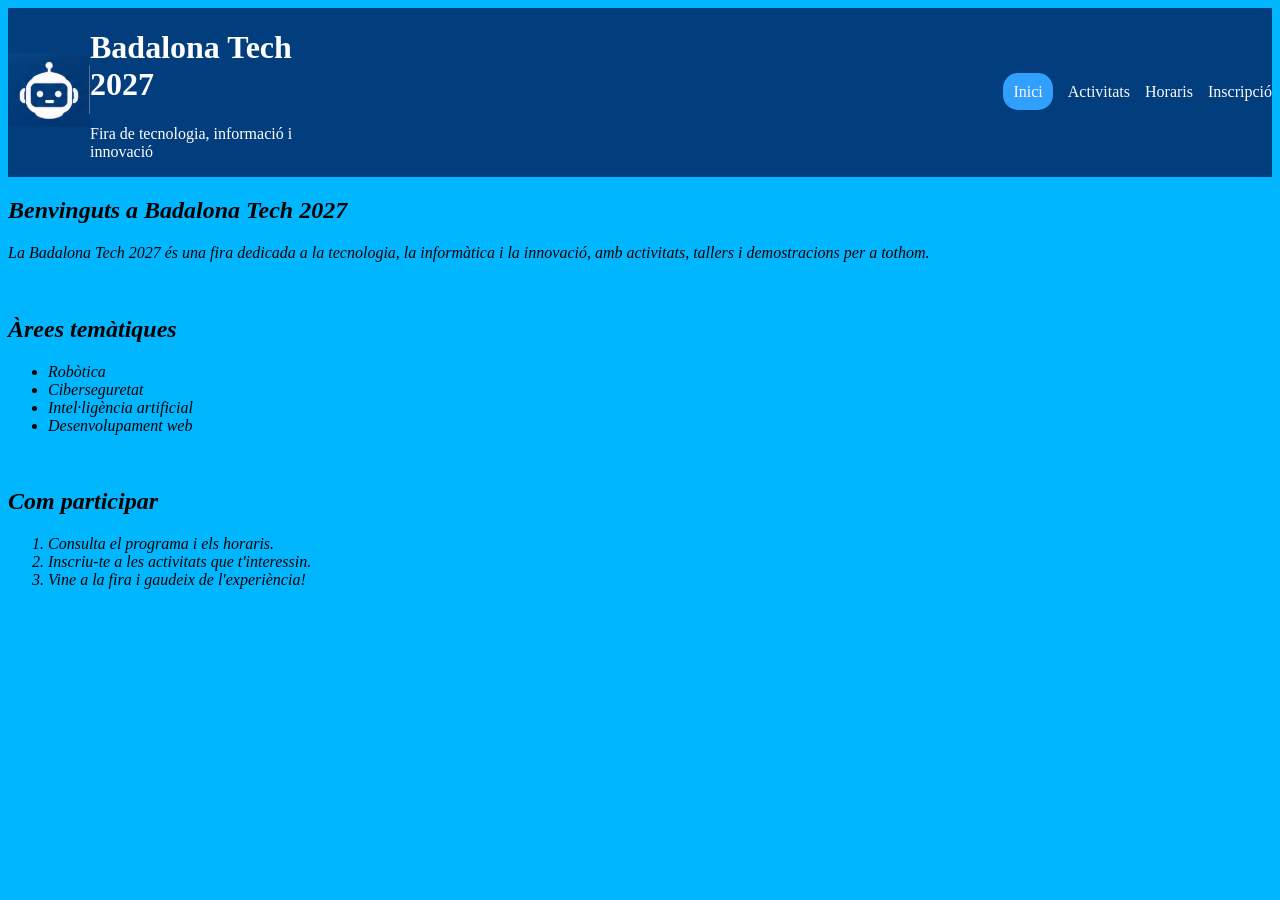
<file: index.html>
<!DOCTYPE html>
<html lang="en">
<head>
    <meta charset="UTF-8">
    <meta name="viewport" content="width=device-width, initial-scale=1.0">
    <title>Inici</title>
    <link rel="stylesheet" href="css/estils.css">
</head>
<body>
    <header>
        <div>
                <img src="images/Captura de pantalla 2026-11-16 113201.png" alt="">
            </div>
                <div class="titu">
                    <h1>Badalona Tech 2027</h1>
                    <P>Fira de tecnologia, informació i innovació</P>
        </div>
            <div>
                <nav>
                    <ul class="esp">
                        <li><a  class="ini" href="index.html">Inici</a></li>
                        <li><a href="activitats.html">Activitats</a></li>
                        <li><a href="horaris.html">Horaris</a></li>
                        <li><a href="inscripcio.html">Inscripció</a></li>
                    </ul>
                </nav>
            </div>
    </header>
    <main>
        <em>
        <h2><strong>Benvinguts a Badalona Tech 2027</strong></h2>
        <p>La Badalona Tech 2027 és una fira dedicada a la tecnologia, la informàtica i la innovació, 
        amb activitats, tallers i demostracions per a tothom.</p><br>
        <h2><strong>Àrees temàtiques</strong></h2>
        <ul>
            <li>Robòtica</li>
            <li>Ciberseguretat</li>
            <li>Intel·ligència artificial</li>
            <li>Desenvolupament web</li>
        </ul><br>
        <h2><strong>Com participar</strong></h2>
        <ol>
            <li>Consulta el programa i els horaris. </li>
            <li>Inscriu-te a les activitats que t'interessin. </li>
            <li>Vine a la fira i gaudeix de l'experiència!</li>
        </ol><br>
        </em>
    </main>
    <footer></footer>
</body>
</html>
</file>
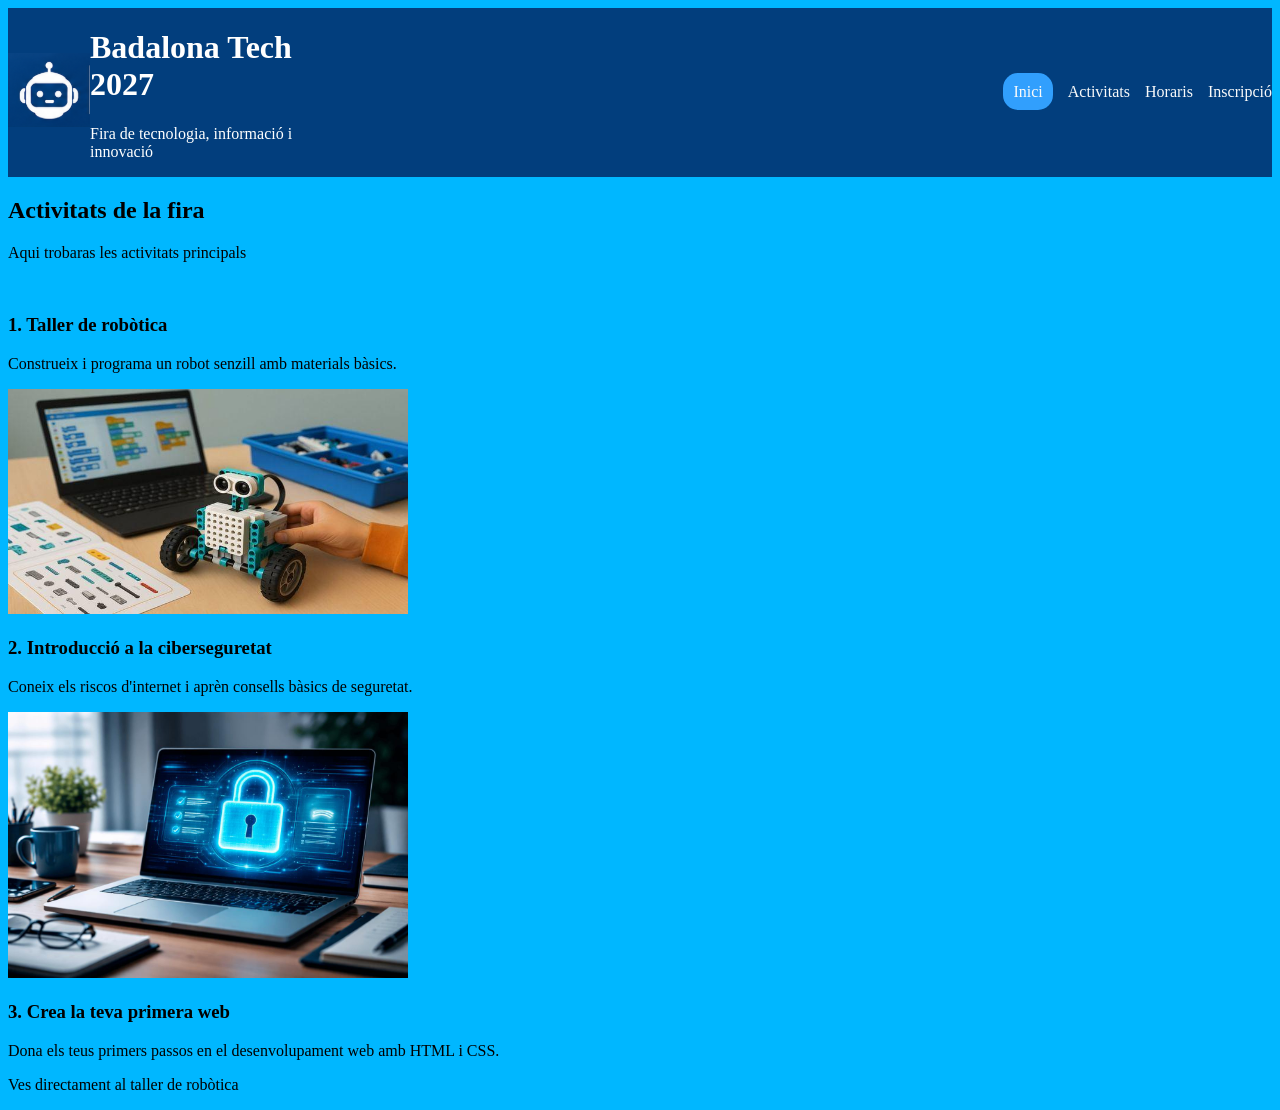
<file: activitats.html>
<!DOCTYPE html>
<html lang="en">
<head>
    <meta charset="UTF-8">
    <meta name="viewport" content="width=device-width, initial-scale=1.0">
    <title>Activitats</title>
    <link rel="stylesheet" href="css/estils.css">
</head>
<body>
    <header>
        <div>
                <img src="images/Captura de pantalla 2026-11-16 113201.png" alt="">
            </div>
                <div class="titu">
                    <h1>Badalona Tech 2027</h1>
                    <P>Fira de tecnologia, informació i innovació</P>
        </div>
            <div>
                <nav>
                    <ul class="esp">
                        <li><a  class="ini" href="index.html">Inici</a></li>
                        <li><a href="activitats.html">Activitats</a></li>
                        <li><a href="horaris.html">Horaris</a></li>
                        <li><a href="inscripcio.html">Inscripció</a></li>
                    </ul>
                </nav>
            </div>
    </header>
    <main>
        <h2>Activitats de la fira </h2>
        <p>Aqui trobaras les activitats principals</p><br>
            <section>
                <h3>1. Taller de robòtica </h3>
                <p>Construeix i programa un robot senzill amb materials bàsics. </p>
                <img src="images/robotica.jpg" alt="robot" width="400px"><br>
            </section>
            <section>
                <h3>2. Introducció a la ciberseguretat</h3>
                <p>Coneix els riscos d'internet i aprèn consells bàsics de seguretat.</p>
                <img src="images/ciberseguretat.jpg" alt="seguretat" width="400px"><br>
            </section>
            <section>
                <h3>3. Crea la teva primera web </h3>
                <p>Dona els teus primers passos en el desenvolupament web amb HTML i CSS.</p>
            </section>
    </main>
    <footer class="colo">
            <a href="inscripcio.html"><p>Ves directament al taller de robòtica</p></a> 
    </footer>
</body>
</html>
</file>
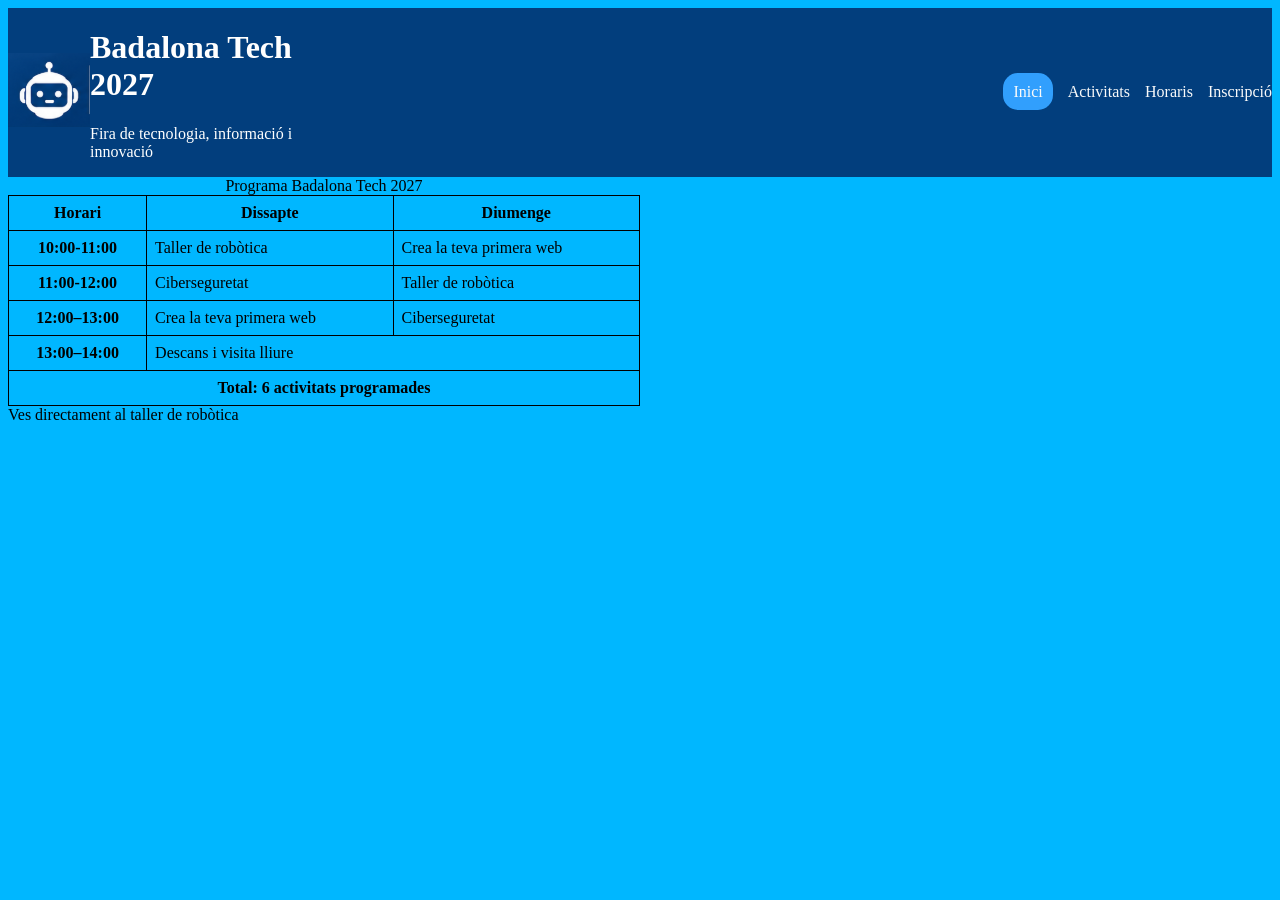
<file: horaris.html>
<!DOCTYPE html>
<html lang="en">
<head>
    <meta charset="UTF-8">
    <meta name="viewport" content="width=device-width, initial-scale=1.0">
    <title>Horaris</title>
    <link rel="stylesheet" href="css/estils.css">
</head>
<body>
    <header>
        <div>
                <img src="images/Captura de pantalla 2026-11-16 113201.png" alt="">
            </div>
                <div class="titu">
                    <h1>Badalona Tech 2027</h1>
                    <P>Fira de tecnologia, informació i innovació</P>
        </div>
            <div>
                <nav>
                    <ul class="esp">
                        <li><a  class="ini" href="index.html">Inici</a></li>
                        <li><a href="activitats.html">Activitats</a></li>
                        <li><a href="horaris.html">Horaris</a></li>
                        <li><a href="inscripcio.html">Inscripció</a></li>
                    </ul>
                </nav>
            </div>
    </header>
    <main>
        <table><caption>Programa Badalona Tech 2027</caption>
            <thhead>
                <tr>
                    <th>Horari</th>
                    <th>Dissapte</th>
                    <th>Diumenge</th>
                </tr>
            </thhead>
            <tbody>
                <tr>
                    <th>10:00-11:00</th>
                    <td>Taller de robòtica</td>
                    <td>Crea la teva primera web </td>
                </tr>
                <tr>
                    <th>11:00-12:00</th>
                    <td>Ciberseguretat</td>
                    <td>Taller de robòtica </td>
                </tr>
                <tr>
                    <th>12:00–13:00</th>
                    <td>Crea la teva primera web </td>
                    <td>Ciberseguretat</td>
                </tr>
                <tr>
                    <th>13:00–14:00 </th>
                    <td colspan="2">Descans i visita lliure</td>
                    
                </tr>
            </tbody>
            <tfoot>
                <tr>
                    <th colspan="3">Total: 6 activitats programades</th>
                </tr>
            </tfoot>
        </table>
    </main>
    <footer>
         <a href="activitats.html">Ves directament al taller de robòtica</a>
    </footer>
</body>
</html>
</file>
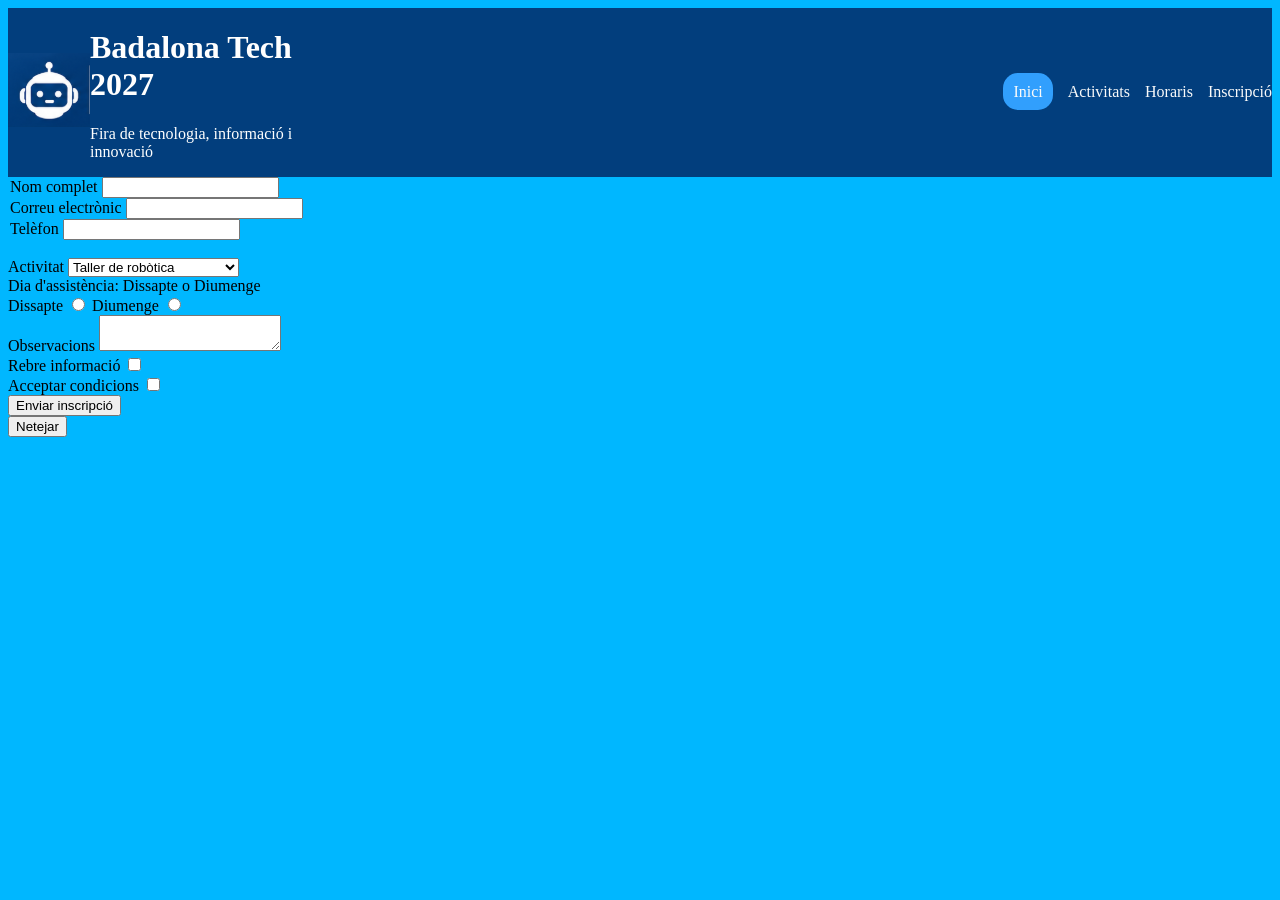
<file: inscripcio.html>
<!DOCTYPE html>
<html lang="en">
<head>
    <meta charset="UTF-8">
    <meta name="viewport" content="width=device-width, initial-scale=1.0">
    <title>Inscripcio</title>
    <link rel="stylesheet" href="css/estils.css">
</head>
<body>
    <header>
        <div>
                <img src="images/Captura de pantalla 2026-11-16 113201.png" alt="">
            </div>
                <div class="titu">
                    <h1>Badalona Tech 2027</h1>
                    <P>Fira de tecnologia, informació i innovació</P>
        </div>
            <div>
                <nav>
                    <ul class="esp">
                        <li><a  class="ini" href="index.html">Inici</a></li>
                        <li><a href="activitats.html">Activitats</a></li>
                        <li><a href="horaris.html">Horaris</a></li>
                        <li><a href="inscripcio.html">Inscripció</a></li>
                    </ul>
                </nav>
            </div>
    </header>
    <main>
        <form action="mi-casa-xd.com">
            <legend>
            <label for="nom complet">Nom complet</label>
            <input type="text" required><br>
            <label for="correu electrònic">Correu electrònic</label>
            <input type="email" required><br>
            <label for="telefon">Telèfon</label>
            <input type="tel">
            </legend><br>
            <label for="activitat">Activitat</label>
            <select name="opcions" id="activitats-seleccio">
                <option value="taller">Taller de robòtica </option>
                <option value="Crea">Crea la teva primera web</option>
                <option value="ciberseguretat">Ciberseguretat</option>
            </select><br>
            <label for="assistencia">Dia d'assistència: Dissapte o Diumenge</label><br>
            <label for="dissapte">Dissapte</label>
            <input type="radio" required>
            <label for="diumenge">Diumenge</label>
            <input type="radio" required><br>
            <label for="observacions">Observacions</label>
            <textarea name="obser" id="observa"></textarea><br>
            <label for="rebre-informacio">Rebre informació</label>
            <input type="checkbox"><br>
            <label for="condicions">Acceptar condicions</label>
            <input type="checkbox" required><br>
            <button type="submit">Enviar inscripció</button><br>
            <button type="reset">Netejar</button>
        </form>
    </main>
    <footer></footer>
</body>
</html>
</file>
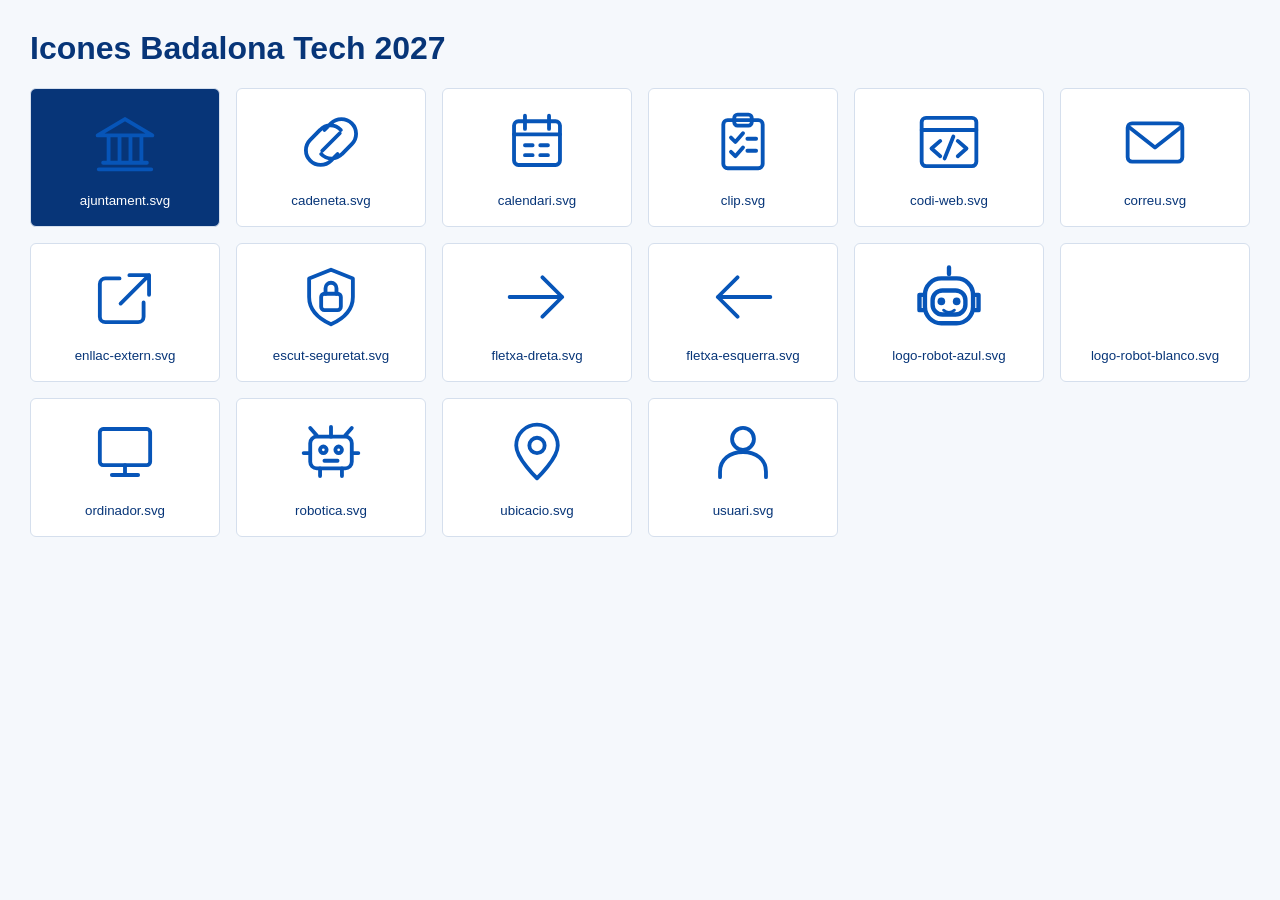
<file: images/badalona-tech-svg/vista-previa.html>
<!doctype html><html lang="ca"><meta charset="utf-8"><title>Icones Badalona Tech 2027</title><style>body{font-family:Arial,sans-serif;margin:30px;background:#f5f8fc;color:#073578}main{display:grid;grid-template-columns:repeat(auto-fill,minmax(170px,1fr));gap:16px}article{background:white;border:1px solid #d5dfed;padding:18px;text-align:center;border-radius:6px}img{width:70px;height:70px}article:first-child{background:#073578;color:white}small{display:block;margin-top:12px}</style><h1>Icones Badalona Tech 2027</h1><main><article><img src="ajuntament.svg" alt="ajuntament"><small>ajuntament.svg</small></article><article><img src="cadeneta.svg" alt="cadeneta"><small>cadeneta.svg</small></article><article><img src="calendari.svg" alt="calendari"><small>calendari.svg</small></article><article><img src="clip.svg" alt="clip"><small>clip.svg</small></article><article><img src="codi-web.svg" alt="codi-web"><small>codi-web.svg</small></article><article><img src="correu.svg" alt="correu"><small>correu.svg</small></article><article><img src="enllac-extern.svg" alt="enllac-extern"><small>enllac-extern.svg</small></article><article><img src="escut-seguretat.svg" alt="escut-seguretat"><small>escut-seguretat.svg</small></article><article><img src="fletxa-dreta.svg" alt="fletxa-dreta"><small>fletxa-dreta.svg</small></article><article><img src="fletxa-esquerra.svg" alt="fletxa-esquerra"><small>fletxa-esquerra.svg</small></article><article><img src="logo-robot-azul.svg" alt="logo-robot-azul"><small>logo-robot-azul.svg</small></article><article><img src="logo-robot-blanco.svg" alt="logo-robot-blanco"><small>logo-robot-blanco.svg</small></article><article><img src="ordinador.svg" alt="ordinador"><small>ordinador.svg</small></article><article><img src="robotica.svg" alt="robotica"><small>robotica.svg</small></article><article><img src="ubicacio.svg" alt="ubicacio"><small>ubicacio.svg</small></article><article><img src="usuari.svg" alt="usuari"><small>usuari.svg</small></article></main></html>
</file>
<file: css/estils.css>
header{
    background-color: #023e7d;
    color: white;
    justify-content: space-between;
    display: flex;
    align-items: center;
}
.ini{
    background-color: #319ffd;
    padding: 10px;
    border-radius: 15px;
}
.esp{
    list-style: none;
    display: flex;
    align-items: center;
    gap: 15px;
}
a{
    text-decoration: none;
    color: #fafafa;
}
.titu{
    border-radius: 30px;
    border-left-color: #fafafa;
    padding-right: 50%;
    
}
table{
 width: 50%;
            border-collapse: collapse;
            border: 1px solid black;
}
th, td {
            border: 1px solid black;
            padding: 8px;
        }
footer>a{
    color: #000000;
    text-decoration: none;
}
body{
    background-color: rgb(0, 183, 255);
}
</file>
